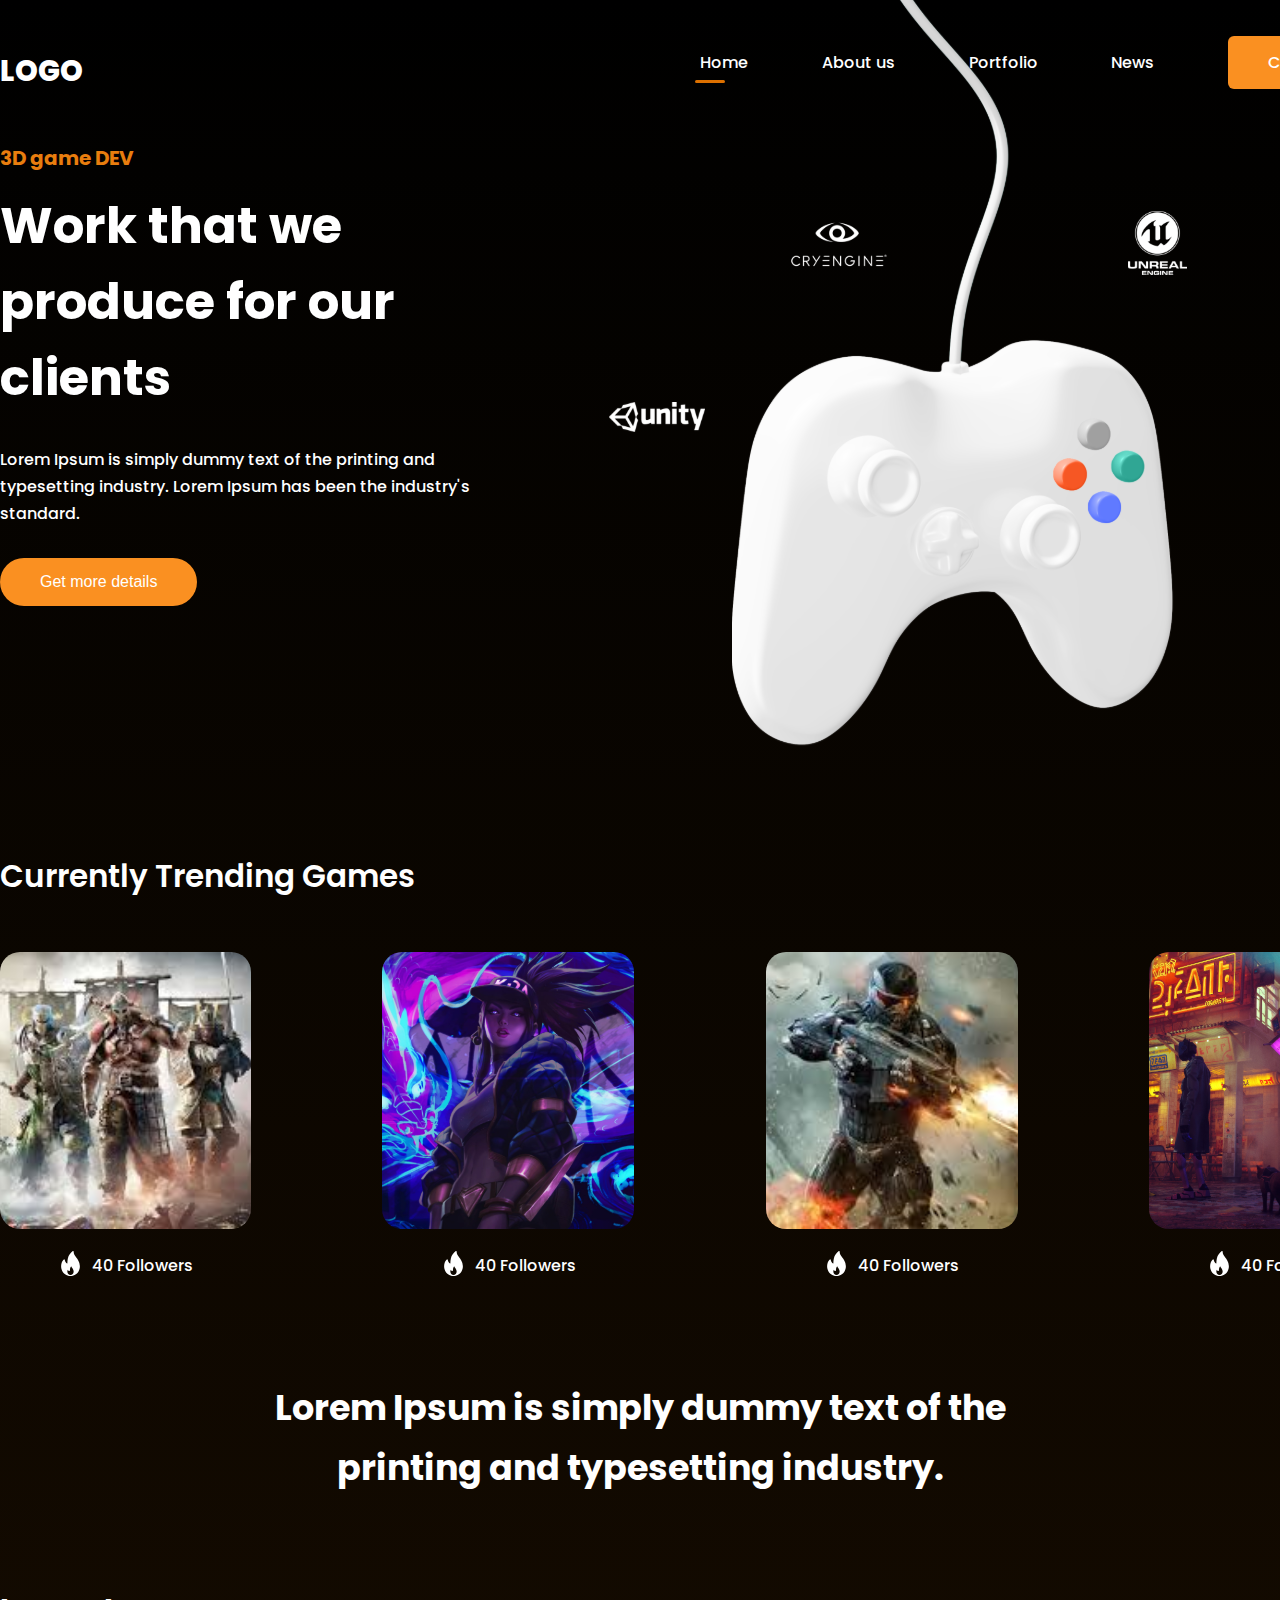
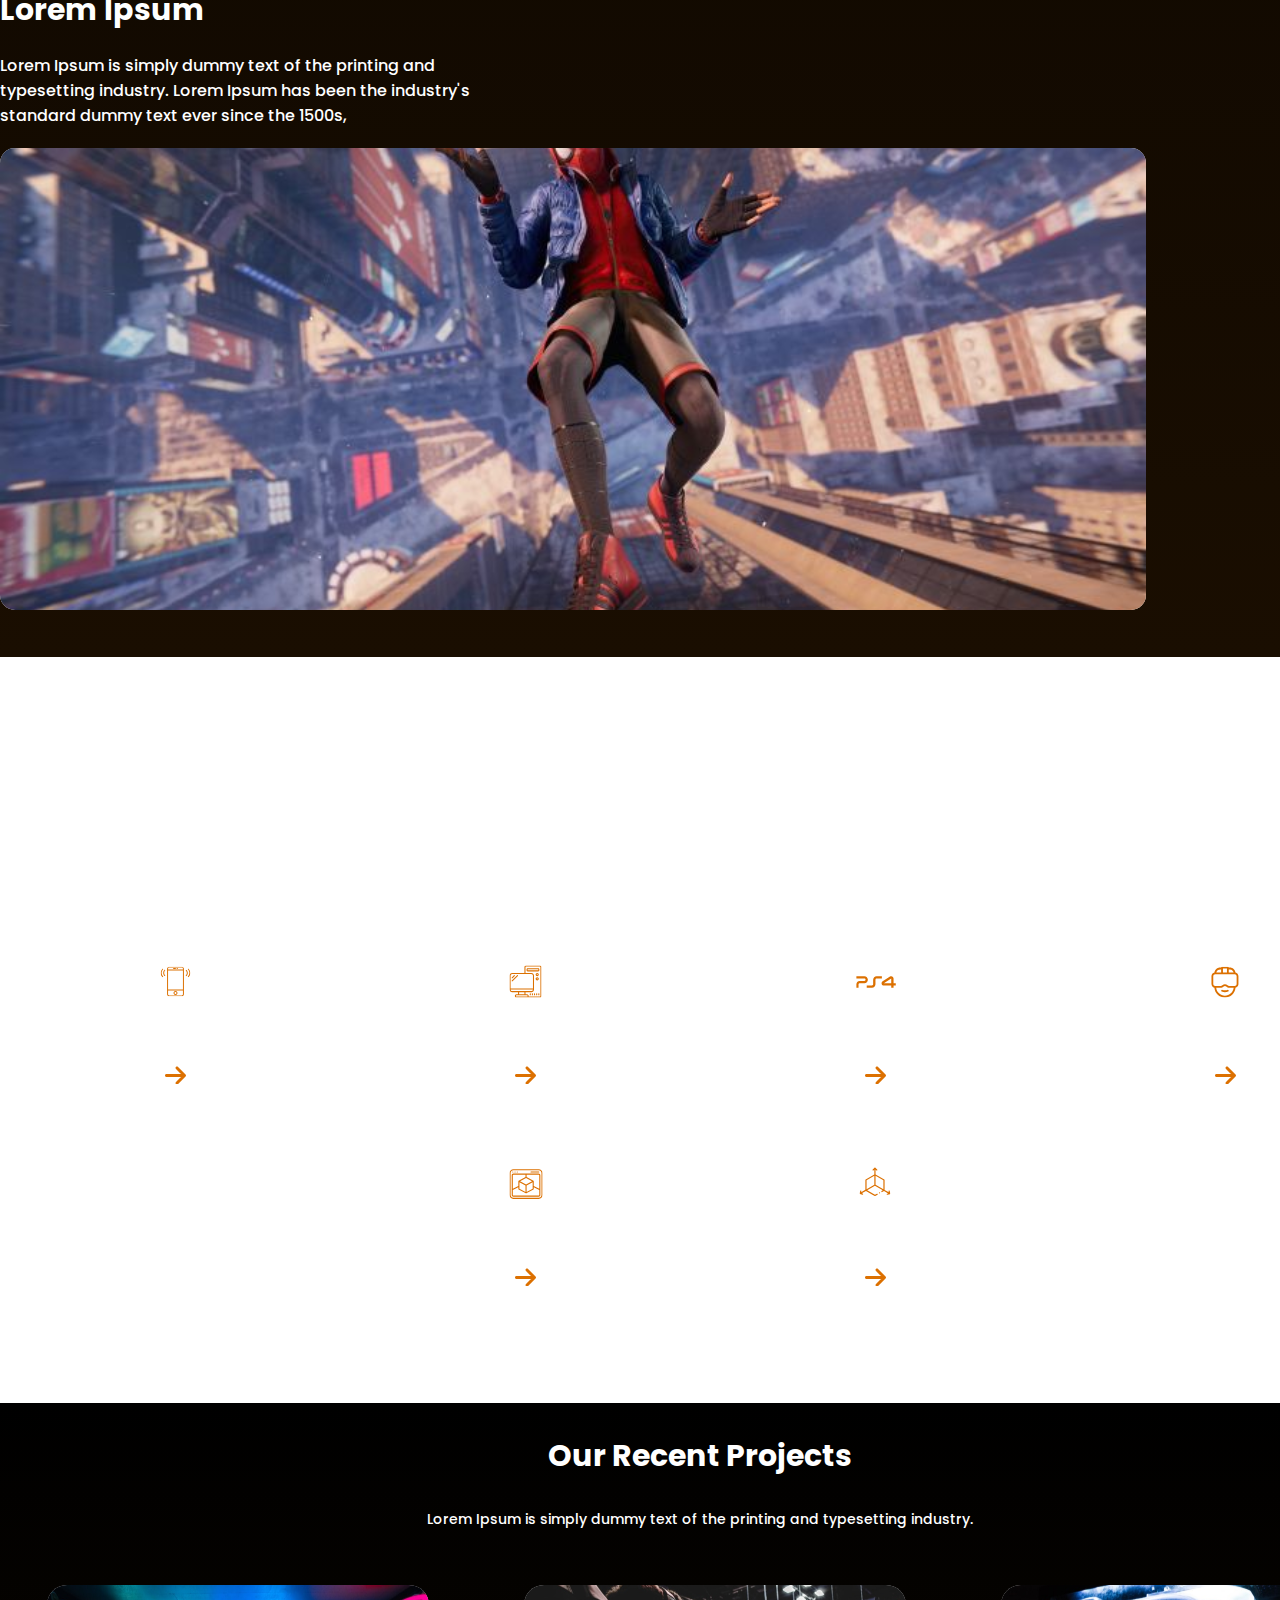
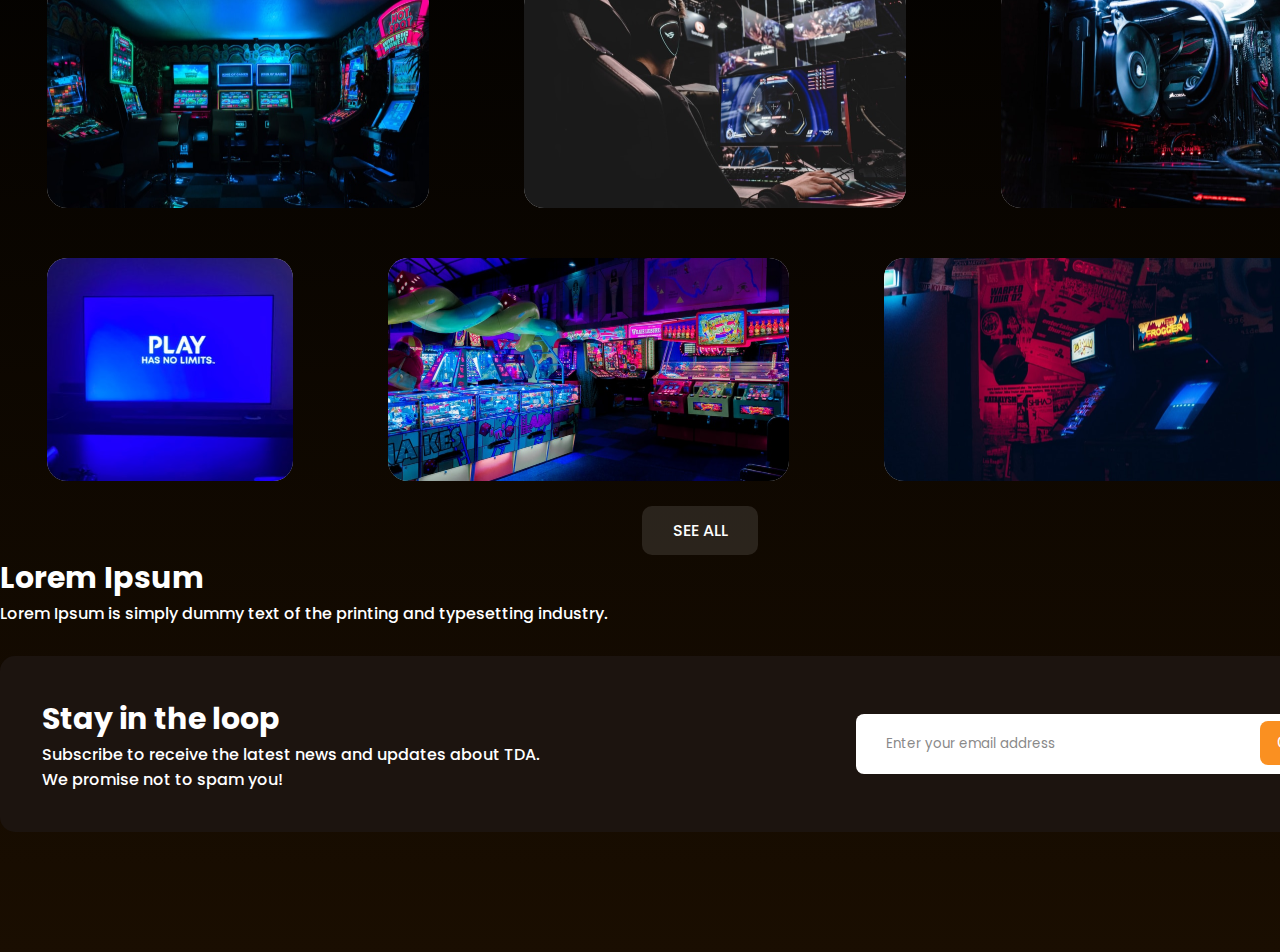
<file: index.html>
<!DOCTYPE html>
<html lang="ru">
<head>
    <meta charset="UTF-8">
    <meta name="viewport" content="width=device-width, initial-scale=1.0">
    <title>Game Website</title>
    <link rel="stylesheet" href="Style.css">
</head>


<body>
    <div class="wrapper">
    <header class="container">
        <span class="logo">LOGO</span>
        <nav class="navbar">
            <ul>
                <li class="active"><a href="#">Home</a></li>
                <li ><a href="#">About us</a></li>
                <li><a href="#">Portfolio</a></li>
                <li><a href="#">News</a></li>
                <li class="btn"><a href="#">Contact us</a></li>
            </ul>
        </nav>
    </header>
    <div class="hero container">
        <div class="hero--info">
            <h2>3D game DEV</h2>
            <h1>Work that we produce for our clients</h1>
            <p>Lorem Ipsum is simply dummy text of the printing and typesetting industry. Lorem Ipsum has been the industry's standard.</p>
            <button class="btn">Get more details</button>
        </div>
        <img src="img/joy.svg" alt="">
    </div>
    <div class="container trending">
        <a href="#" class="see-all">SEE ALL</a>
        <h3>Currently Trending Games</h3>
        <div class="games">
            <div class="block">
                <img src="img/game1.svg" alt="">
                <span><img src="img/fire.svg" alt=""> 40 Followers</span>
            </div>
            <div class="block">
                <img src="img/game2.svg" alt="">
                <span><img src="img/fire.svg" alt=""> 40 Followers</span>
            </div>
            <div class="block">
                <img src="img/game3.svg" alt="">
                <span><img src="img/fire.svg" alt=""> 40 Followers</span>
            </div>
            <div class="block">
                <img src="img/game4.svg" alt="">
                <span><img src="img/fire.svg" alt=""> 40 Followers</span>
            </div>
        </div>
    </div>
    <div class="container big-text">
        <p>Lorem Ipsum is simply dummy text of the printing and typesetting industry.</p>
    </div>
    <div class="container banner">
        <h3>Lorem Ipsum</h3>
        <p>Lorem Ipsum is simply dummy text of the printing and typesetting industry. Lorem Ipsum has been the industry's standard dummy text ever since the 1500s,</p>
        <img src="img/banner%20img.svg" alt="">
    </div>

</div>

    <div class="features">
        <div class="container">
            <h3>Lorem Ipsum is simply dummy text of the printing and typesetting industry.</h3>
            <p>Lorem Ipsum is simply dummy text of the printing and typesetting industry. Lorem Ipsum has been the industry's standard dummy text ever since the 1500s,</p>
            <div class="info">
                <div class="block">
                    <img src="img/Иконка1.svg" alt="">
                    <p>Mobile Game Development</p>
                    <img src="img/Arrow.svg" alt="">
                </div>
                <div class="block">
                    <img src="img/Иконка%20(2).svg" alt="">
                    <p>PC Game Development</p>
                    <img src="img/Arrow.svg" alt="">
                </div>
                <div class="block">
                    <img src="img/Иконка%20(3).svg" alt="">
                    <p>PS4 Game Development</p>
                    <img src="img/Arrow.svg" alt="">
                </div>
                <div class="block">
                    <img src="img/Иконка%20(4).svg" alt="">
                    <p>AR/VR Solutions</p>
                    <img src="img/Arrow.svg" alt="">
                </div>
                <div class="block">
                    <img src="img/Group%205.svg" alt="">
                    <p>AR/VR Design</p>
                    <img src="img/Arrow.svg" alt="">
                </div>
                <div class="block">
                    <img src="img/Иконка%20(6).svg" alt="">
                    <p>3D Modelings</p>
                    <img src="img/Arrow.svg" alt="">
                </div>
            </div>
        </div>
    </div>

    <div class="wrapper">
        <div class="container projects"><h3>Our Recent Projects</h3>
            <p>Lorem Ipsum is simply dummy text of the printing and typesetting industry. </p>
            <div class="images">
                <img src="img/Image1.svg" alt="">
                <img src="img/Image2.svg" alt="">
                <img src="img/Image3.svg" alt="">
            </div>
            <div class="images">
                <img src="img/Image4.svg" alt="">
                <img src="img/Image5.svg" alt="">
                <img src="img/Image6.svg" alt="">
            </div>
            <a href="#" class="see-all">SEE ALL</a>
        </div>
        <div class="container email">
            <h3>Lorem Ipsum</h3>
            <p>Lorem Ipsum is simply dummy text of the printing and typesetting industry. </p>
            <div class="block">
                <div>
                    <h4>Stay in the loop</h4>
                    <p>Subscribe to receive the latest news and updates about TDA. We promise not to spam you! </p>
                </div>
                <div class="input">
                    <input type="email" placeholder="Enter your email address">
                    <button>Continue</button>
                </div>
            </div>

        </div>
    </div>
</body>
</html>
</file>
<file: Style.css>
@import url('https://fonts.googleapis.com/css2?family=Poppins:wght@500;700;800&display=swap');

* {
    margin: 0;
    padding: 0;
}

body {
    font-family: 'Poppins',sans-serif;;
    font-weight: 500;
    font-size: 16px;
    color: #FFFFFF;
}

a {
    text-decoration: none;
}

img {
    max-width: 100%;
}



.wrapper {
    background: linear-gradient(180deg,rgba(0, 0, 0, 1) 0%, rgba(26, 14, 1, 1) 100%);
    width: 100%;
}

.container {
    width: 1400px;
    margin: 0 auto;
}

/* Секция №1 - Верхняя панель */

header {
    padding: 50px 0;
}

header .logo {
    text-transform: uppercase;
    font-size: 29px;
    font-weight: 800;
}

header nav {
    float: right;
    width: 50%;
}
header nav ul {
    list-style: none;
    display: flex;
    justify-content: space-between;
    z-index: 2;
    position: relative;
}

header nav ul li {
    display: inline-block;
}

header nav ul li a {
    color: #fff;
}

header nav ul li.active::after {
    content: "";
    display: block;
    width: 30px;
    height: 3px;
    background: #DC7000;
    border-radius: 3px;
    position: relative;
    top: 5px;
    left: -5px;

}

header nav ul li:not(.active):not(.btn) a:hover {
    border-bottom: 3px solid #DC7000;
    border-radius: 3px;
    transition: all 50ms ease-in-out;
}

header nav ul li.btn a, .email .block button {
    background: #FA9021;
    padding: 15px 40px;
    border-radius: 6px;
    transition: all 0.5s ease;
}

header nav ul li.btn a:hover, .email .block button:hover {
    background: #d67908;
}

/*Секция №2 - Презентация*/

.hero {
    padding-bottom: 100px;
    position: relative;
    z-index: 1;
}

.hero--info {
    width: 520px;
    height: 510px;
    padding-top: 0px;
}

.hero--info h2 {
    color: #E87D0E;
    font-size: 20px;
    font-weight: 700;
}

.hero--info h1 {
    padding-top: 15px;
    font-size: 50px;
    font-weight: 700;
}

.hero--info p {
    font-weight: 500;
    line-height: 170%;
    margin: 30px 0;
}

.hero--info .btn {
    font-size: 16px;
    background: #FA9021;
    color: #fff;
    border-radius: 40px;
    padding: 15px 40px;
    border: none;
    transition: all 500ms ease;
}

.hero--info .btn:hover {
    cursor: pointer;
    transform: scale(1.1);
}

.hero img {
    position: absolute;
    top: -150px;
    right: 0;
}

/* Секция №3 Игры */

.trending {
    padding-top: 100px;
}

.trending h3 {
    font-weight: 600;
    font-size: 31px;
}

.trending .see-all, .projects .see-all {
    color: #FFF;
    background: rgba(255, 255,255, 0.11);
    padding: 12px 23px;
    border-radius: 10px;
    float: right;
    display: block;
    transition: all 500ms ease;
}

.trending .see-all:hover, .projects .see-all:hover {
    background: rgba(255, 255 , 255, 0.2);
    transform: scale(1.1);
}

.trending .games {
    display: flex;
    justify-content: space-between;
    width: 100%;
    padding: 50px 0;
}

.trending .games span {
    display: block;
    text-align: center;
    margin-top: 10px;
}

.trending .games span img {
    position: relative;
    top: 5px;
    margin-right: 5px;
}

.big-text {
    font-weight: 700;
    font-size: 35px;
    padding: 50px 0;
    text-align: center;
    width: 826px;
    line-height: 170%;
}

.banner {
    padding: 40px 0;
}

.banner h3 {
    font-size: 30px;
    font-weight: 700;
}

.banner p {
    margin: 20px 0;
    font-size: 16px;
    width: 500px;
}

.banner img {
    width: 1146px;
    height: 462px;
    border-radius: 15px;
}

/* Секция №4 с изображением на фоне */

.features {
    background: url("img/Bg.svg") no-repeat center center fixed;
    background-size: cover;
    padding: 80px 0;
}

.features h3, .features p {
    margin-bottom: 20px;
    text-align: center;
    max-width: 800px;
    margin-left: auto;
    margin-right: auto;
}

.features h3 {
    font-size: 30px;
    font-weight: 700;
}

.features .info {
    display: flex;
    justify-content: center;
    flex-wrap: wrap;
}

.features .info .block {
    text-align: center;
    width: 21%;
    margin: 30px 2%;
}

/* Секция №5 с проектами */

.projects h3 {
    padding-top: 30px;
    font-size: 30px;
    font-weight: 700;
    text-align: center;
}

.projects p {
    font-size: 14px;
    font-weight: 500;
    text-align: center;
    padding: 30px 0;
}

.projects .images {
    display: flex;
    justify-content: space-around;
    padding: 25px 0;
}

.projects .see-all {
    float: none;
    width: 70px;
    text-align: center;
    margin: 0 auto;
}

/* Секция №6 подписка на рассылку */

.email {
    padding-bottom: 120px;
}

.email h3 {
    font-size: 30px;
    font-weight: 700;
}

.email p {
    font-size: 16px;
}

.email .block {
    margin-top: 30px;
    border-radius: 15px;
    padding: 40px 3%;
    width: 94%;
    background: #1C140F;
    display: flex;
    justify-content: space-between;
    align-items: center;
}

.email .block h4 {
    font-size: 30px;
}

.email .block p {
    font-size: 16px;
    width: 500px;
}

.email .block input {
    background-color: #fff;
    border: none;
    outline: none;
    border-radius: 8px;
    width: 450px;
    font-family: 'Poppins', sans-serif;
    font-weight: 400;
    padding: 20px 30px;
    z-index: 1;
    position: relative;
    right: -110px;
}

.email .block input::placeholder {
    color: #898989;
}

.email .block button {
    color: #fff;
    font-size: 16px;
    padding: 13px 17px;
    border: 0;
    border-radius: 8px;
    cursor: pointer;
    position: relative;
    z-index: 2;
}
</file>
